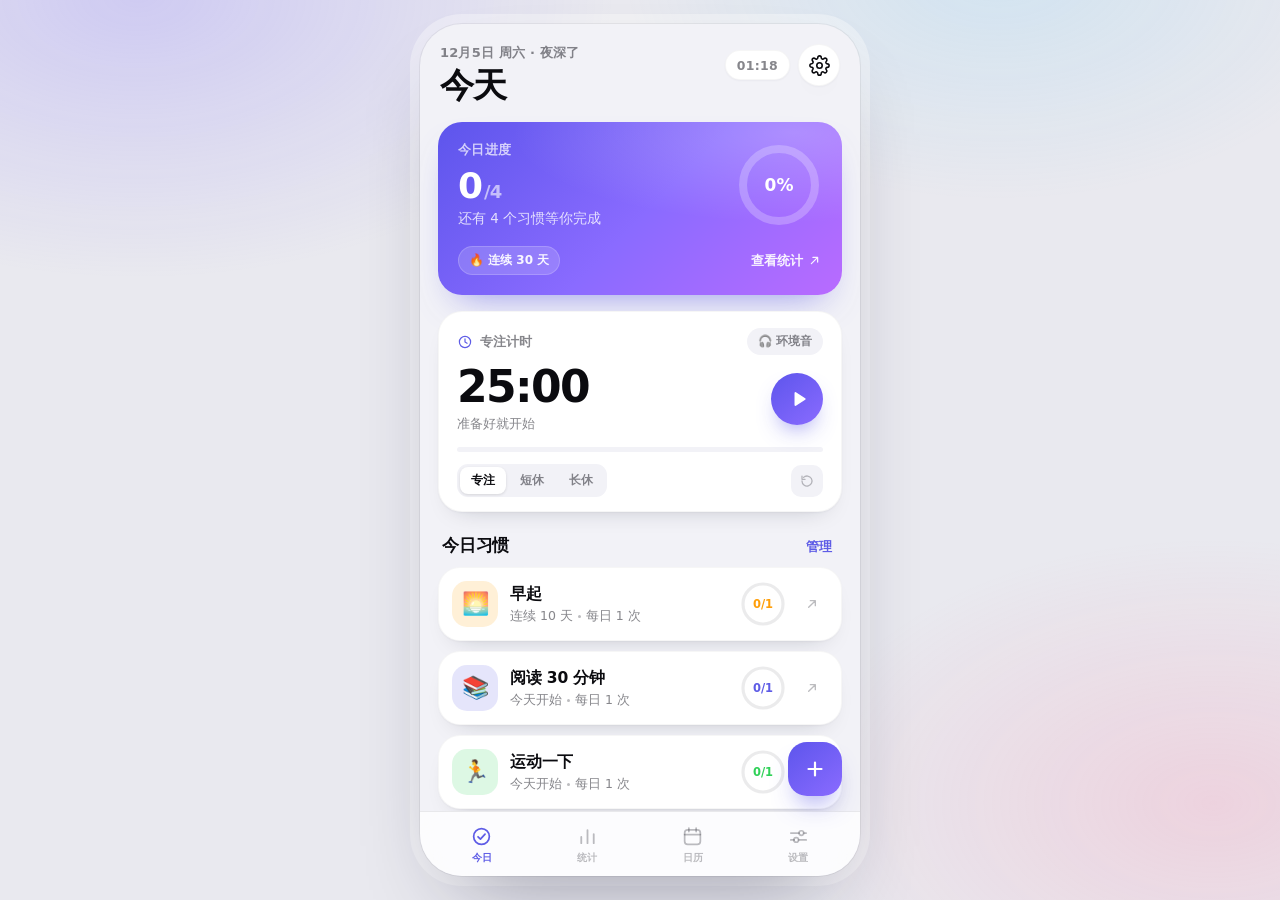
<file: index.html>
<!doctype html>
<html lang="zh-CN" data-theme="light">
<head>
<meta charset="utf-8" />
<meta name="viewport" content="width=device-width, initial-scale=1, viewport-fit=cover" />
<meta name="apple-mobile-web-app-capable" content="yes" />
<meta name="apple-mobile-web-app-status-bar-style" content="default" />
<meta name="theme-color" content="#F2F2F7" />
<meta name="description" content="小步 · 一个界面就能完成的习惯追踪" />
<title>小步 · 习惯追踪</title>
<link rel="manifest" href="manifest.webmanifest" />
<link rel="icon" href="icon.svg" type="image/svg+xml" />
<link rel="apple-touch-icon" href="icon.svg" />
<link rel="stylesheet" href="styles.css" />
</head>
<body>
  <div class="app" id="app">
    <main class="scroll" id="view" tabindex="-1"></main>

    <button class="fab" id="fab" type="button" aria-label="新建习惯">
      <svg viewBox="0 0 24 24" fill="none" stroke="currentColor" stroke-width="2.2" stroke-linecap="round">
        <path d="M12 5.5v13M5.5 12h13" />
      </svg>
    </button>

    <nav class="tabbar" id="tabbar" aria-label="主导航">
      <button class="tab is-active" type="button" data-view="today" aria-current="page">
        <svg viewBox="0 0 24 24" fill="none" stroke="currentColor" stroke-width="1.8" stroke-linecap="round" stroke-linejoin="round">
          <circle cx="12" cy="12" r="8.2" />
          <path d="M8.4 12.3l2.5 2.5 4.8-5.2" />
        </svg>
        <span>今日</span>
      </button>
      <button class="tab" type="button" data-view="stats">
        <svg viewBox="0 0 24 24" fill="none" stroke="currentColor" stroke-width="1.9" stroke-linecap="round">
          <path d="M5.5 19v-6.5M12 19V5.5M18.5 19v-9.5" />
        </svg>
        <span>统计</span>
      </button>
      <button class="tab" type="button" data-view="calendar">
        <svg viewBox="0 0 24 24" fill="none" stroke="currentColor" stroke-width="1.8" stroke-linecap="round" stroke-linejoin="round">
          <rect x="3.8" y="5.2" width="16.4" height="15" rx="3.2" />
          <path d="M8.2 3.2v3.6M15.8 3.2v3.6M3.8 10h16.4" />
        </svg>
        <span>日历</span>
      </button>
      <button class="tab" type="button" data-view="settings">
        <svg viewBox="0 0 24 24" fill="none" stroke="currentColor" stroke-width="1.8" stroke-linecap="round">
          <path d="M4 8.4h8.6M17.6 8.4H20M4 15.6h3.4M12.4 15.6H20" />
          <circle cx="15" cy="8.4" r="2.4" />
          <circle cx="9.6" cy="15.6" r="2.4" />
        </svg>
        <span>设置</span>
      </button>
    </nav>
  </div>

  <div class="sheet-root" id="sheetRoot"></div>
  <div class="toast" id="toast" role="status" aria-live="polite"></div>

  <script src="app.js"></script>
</body>
</html>
</file>
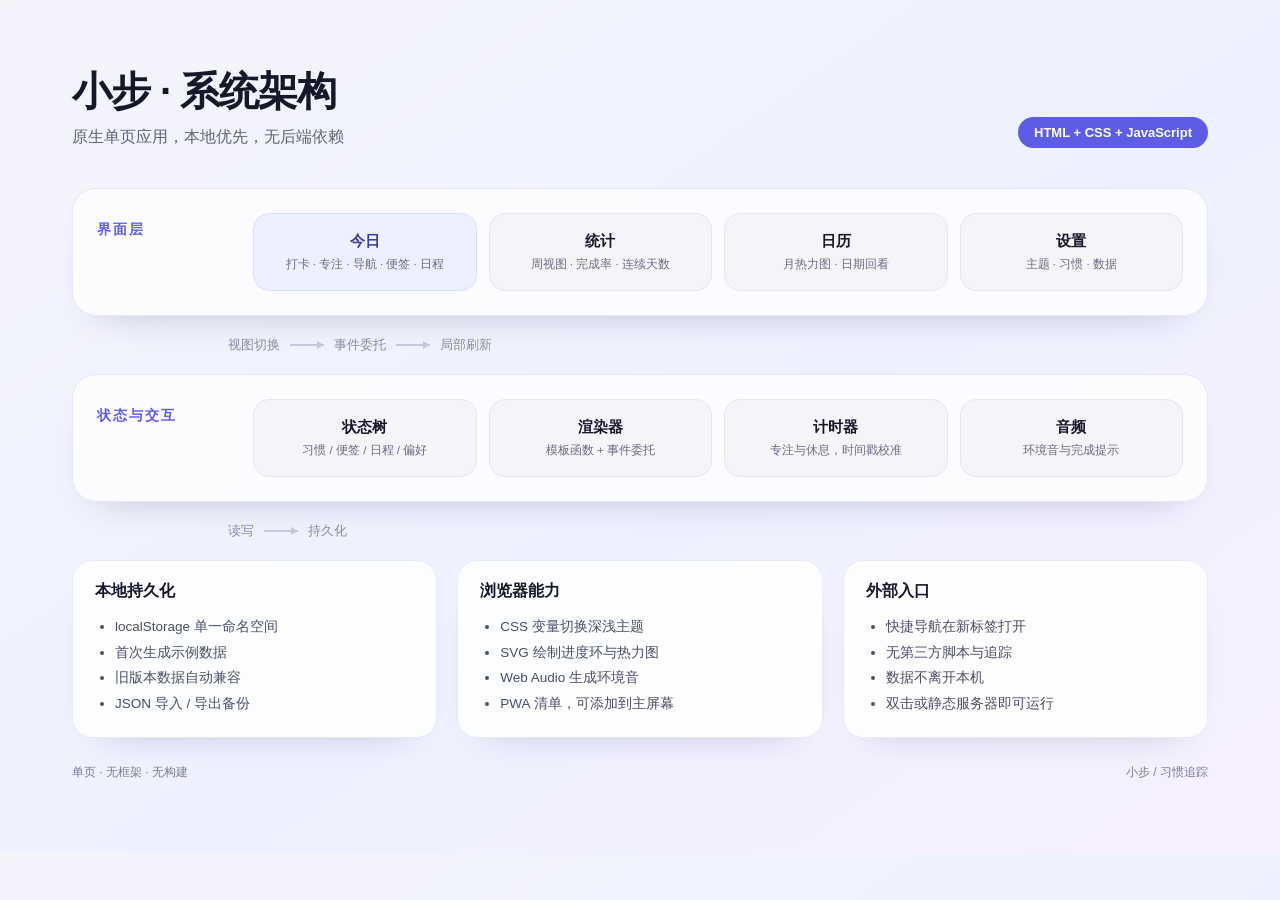
<file: docs/architecture.html>
<!doctype html>
<html lang="zh-CN">
<head>
<meta charset="utf-8" />
<title>小步 · 系统架构</title>
<style>
  * { box-sizing: border-box; }
  body {
    margin: 0;
    padding: 64px 72px 72px;
    width: 1280px;
    background: linear-gradient(145deg, #f4f4fb 0%, #eef1ff 55%, #f7f0ff 100%);
    color: #17172a;
    font-family: "Microsoft YaHei", "PingFang SC", "Segoe UI", sans-serif;
  }
  .head { display: flex; align-items: flex-end; justify-content: space-between; margin-bottom: 40px; }
  h1 { margin: 0; font-size: 40px; letter-spacing: -1px; }
  .sub { margin: 8px 0 0; font-size: 16px; color: #62627a; }
  .badge { padding: 8px 16px; border-radius: 999px; background: #5e5ce6; color: #fff; font-size: 13px; font-weight: 600; }
  .layer {
    display: flex;
    gap: 24px;
    padding: 24px;
    margin-bottom: 20px;
    border-radius: 24px;
    background: rgba(255, 255, 255, 0.76);
    border: 1px solid rgba(94, 92, 230, 0.14);
    box-shadow: 0 18px 40px -30px rgba(30, 30, 80, 0.4);
  }
  .label {
    flex: none;
    width: 132px;
    font-size: 14px;
    font-weight: 700;
    color: #5e5ce6;
    letter-spacing: 2px;
    padding-top: 8px;
  }
  .boxes { display: flex; flex: 1; gap: 12px; flex-wrap: wrap; }
  .box {
    flex: 1;
    min-width: 120px;
    padding: 18px 16px;
    border-radius: 16px;
    background: #f4f4f9;
    border: 1px solid #e6e6f2;
    font-size: 15px;
    font-weight: 600;
    text-align: center;
  }
  .box small { display: block; margin-top: 6px; font-size: 11.5px; font-weight: 400; color: #6b6b83; }
  .box.accent { background: #eef0ff; border-color: #d9ddff; color: #3b3a9e; }
  .flow { display: flex; align-items: center; gap: 10px; margin: 2px 0 20px; padding-left: 156px; color: #8a8aa3; font-size: 13px; }
  .flow i { display: block; width: 34px; height: 2px; background: #c7c7dd; position: relative; }
  .flow i::after {
    content: "";
    position: absolute;
    right: 0; top: -3px;
    border-left: 7px solid #c7c7dd;
    border-top: 4px solid transparent;
    border-bottom: 4px solid transparent;
  }
  .cols { display: flex; gap: 20px; }
  .col { flex: 1; }
  .card {
    padding: 20px 22px;
    border-radius: 20px;
    background: rgba(255, 255, 255, 0.82);
    border: 1px solid rgba(94, 92, 230, 0.12);
    box-shadow: 0 18px 40px -34px rgba(30, 30, 80, 0.45);
    height: 100%;
  }
  .card h2 { margin: 0 0 12px; font-size: 16px; }
  .card ul { margin: 0; padding-left: 20px; font-size: 13.5px; line-height: 1.9; color: #4d4d66; }
  .foot { margin-top: 26px; display: flex; justify-content: space-between; font-size: 12px; color: #7b7b95; }
</style>
</head>
<body>
  <div class="head">
    <div>
      <h1>小步 · 系统架构</h1>
      <p class="sub">原生单页应用，本地优先，无后端依赖</p>
    </div>
    <span class="badge">HTML + CSS + JavaScript</span>
  </div>

  <div class="layer">
    <div class="label">界面层</div>
    <div class="boxes">
      <div class="box accent">今日<small>打卡 · 专注 · 导航 · 便签 · 日程</small></div>
      <div class="box">统计<small>周视图 · 完成率 · 连续天数</small></div>
      <div class="box">日历<small>月热力图 · 日期回看</small></div>
      <div class="box">设置<small>主题 · 习惯 · 数据</small></div>
    </div>
  </div>

  <div class="flow"><span>视图切换</span><i></i><span>事件委托</span><i></i><span>局部刷新</span></div>

  <div class="layer">
    <div class="label">状态与交互</div>
    <div class="boxes">
      <div class="box">状态树<small>习惯 / 便签 / 日程 / 偏好</small></div>
      <div class="box">渲染器<small>模板函数 + 事件委托</small></div>
      <div class="box">计时器<small>专注与休息，时间戳校准</small></div>
      <div class="box">音频<small>环境音与完成提示</small></div>
    </div>
  </div>

  <div class="flow"><span>读写</span><i></i><span>持久化</span></div>

  <div class="cols">
    <div class="col">
      <div class="card">
        <h2>本地持久化</h2>
        <ul>
          <li>localStorage 单一命名空间</li>
          <li>首次生成示例数据</li>
          <li>旧版本数据自动兼容</li>
          <li>JSON 导入 / 导出备份</li>
        </ul>
      </div>
    </div>
    <div class="col">
      <div class="card">
        <h2>浏览器能力</h2>
        <ul>
          <li>CSS 变量切换深浅主题</li>
          <li>SVG 绘制进度环与热力图</li>
          <li>Web Audio 生成环境音</li>
          <li>PWA 清单，可添加到主屏幕</li>
        </ul>
      </div>
    </div>
    <div class="col">
      <div class="card">
        <h2>外部入口</h2>
        <ul>
          <li>快捷导航在新标签打开</li>
          <li>无第三方脚本与追踪</li>
          <li>数据不离开本机</li>
          <li>双击或静态服务器即可运行</li>
        </ul>
      </div>
    </div>
  </div>

  <div class="foot">
    <span>单页 · 无框架 · 无构建</span>
    <span>小步 / 习惯追踪</span>
  </div>
</body>
</html>
</file>
<file: styles.css>
:root {
  color-scheme: light;
  --page: #e9e9ef;
  --bg: #f2f2f7;
  --elev: #ffffff;
  --text: #0b0b0f;
  --text2: rgba(60, 60, 67, 0.62);
  --text3: rgba(60, 60, 67, 0.34);
  --sep: rgba(60, 60, 67, 0.1);
  --accent: #5e5ce6;
  --accent2: #8e7cff;
  --shadow: 0 1px 2px rgba(16, 24, 40, 0.04), 0 12px 26px -18px rgba(16, 24, 40, 0.28);
  --card-line: rgba(0, 0, 0, 0.035);
  --field: #f2f2f7;
  --tab: rgba(255, 255, 255, 0.76);
  --hero1: #5d55ec;
  --hero2: #8a6bff;
  --hero3: #b96bff;
}

[data-theme="dark"] {
  color-scheme: dark;
  --page: #08080b;
  --bg: #000000;
  --elev: #1c1c1e;
  --text: #f5f5f7;
  --text2: rgba(235, 235, 245, 0.6);
  --text3: rgba(235, 235, 245, 0.32);
  --sep: rgba(235, 235, 245, 0.13);
  --shadow: 0 1px 0 rgba(255, 255, 255, 0.04) inset, 0 14px 34px -24px rgba(0, 0, 0, 0.9);
  --card-line: rgba(255, 255, 255, 0.06);
  --field: #2c2c2e;
  --tab: rgba(28, 28, 30, 0.72);
}

* {
  box-sizing: border-box;
  -webkit-tap-highlight-color: transparent;
}

html,
body {
  height: 100%;
}

body {
  margin: 0;
  background: var(--page);
  color: var(--text);
  font-family: -apple-system, BlinkMacSystemFont, "SF Pro Text", "PingFang SC",
    "Helvetica Neue", system-ui, "Segoe UI", "Microsoft YaHei", sans-serif;
  -webkit-font-smoothing: antialiased;
  overscroll-behavior: none;
}

body::before {
  content: "";
  position: fixed;
  inset: -20%;
  z-index: 0;
  pointer-events: none;
  background:
    radial-gradient(38% 32% at 22% 14%, rgba(124, 108, 255, 0.24), transparent 70%),
    radial-gradient(34% 30% at 82% 78%, rgba(255, 122, 158, 0.2), transparent 70%),
    radial-gradient(30% 26% at 70% 12%, rgba(90, 200, 250, 0.16), transparent 70%);
}

button,
input {
  font-family: inherit;
  color: inherit;
}

button {
  border: 0;
  background: none;
  cursor: pointer;
}

.app {
  position: relative;
  z-index: 1;
  display: flex;
  flex-direction: column;
  width: 100%;
  max-width: 440px;
  height: 100dvh;
  margin: 0 auto;
  background: var(--bg);
  overflow: hidden;
}

.scroll {
  flex: 1;
  overflow-x: hidden;
  overflow-y: auto;
  padding: max(14px, env(safe-area-inset-top)) 18px 132px;
  scrollbar-width: none;
  -webkit-overflow-scrolling: touch;
}

.scroll::-webkit-scrollbar {
  display: none;
}

.page-head {
  display: flex;
  align-items: flex-start;
  justify-content: space-between;
  gap: 12px;
  margin: 6px 2px 18px;
}

.eyebrow {
  font-size: 13px;
  font-weight: 600;
  letter-spacing: 0.2px;
  color: var(--text2);
}

.page-head h1 {
  margin: 4px 0 0;
  font-size: 34px;
  line-height: 1.12;
  font-weight: 760;
  letter-spacing: -1px;
}

.icon-btn {
  display: grid;
  place-items: center;
  width: 42px;
  height: 42px;
  border-radius: 50%;
  color: var(--text);
  background: var(--elev);
  box-shadow: var(--shadow);
  border: 1px solid var(--card-line);
  transition: transform 0.18s ease;
}

.icon-btn:active {
  transform: scale(0.94);
}

.icon-btn svg {
  width: 21px;
  height: 21px;
}

.card {
  position: relative;
  background: var(--elev);
  border: 1px solid var(--card-line);
  border-radius: 24px;
  padding: 18px;
  box-shadow: var(--shadow);
}

@keyframes rise {
  from {
    opacity: 0;
    transform: translateY(12px);
  }
  to {
    opacity: 1;
    transform: none;
  }
}

.stagger > * {
  animation-name: rise;
  animation-duration: 0.5s;
  animation-timing-function: cubic-bezier(0.22, 0.8, 0.3, 1);
  animation-fill-mode: both;
}

.stagger > *:nth-child(1) { animation-delay: 0.02s; }
.stagger > *:nth-child(2) { animation-delay: 0.06s; }
.stagger > *:nth-child(3) { animation-delay: 0.1s; }
.stagger > *:nth-child(4) { animation-delay: 0.14s; }
.stagger > *:nth-child(5) { animation-delay: 0.18s; }
.stagger > *:nth-child(6) { animation-delay: 0.22s; }
.stagger > *:nth-child(7) { animation-delay: 0.26s; }

.hero {
  margin-bottom: 16px;
  padding: 20px;
  border: 0;
  color: #fff;
  background: linear-gradient(135deg, var(--hero1) 0%, var(--hero2) 52%, var(--hero3) 100%);
  box-shadow: 0 18px 36px -20px rgba(94, 92, 230, 0.7);
}

.hero::after {
  content: "";
  position: absolute;
  inset: 0;
  border-radius: inherit;
  background: radial-gradient(120% 90% at 88% 6%, rgba(255, 255, 255, 0.24), transparent 58%);
  pointer-events: none;
}

.hero-top {
  position: relative;
  z-index: 1;
  display: flex;
  align-items: center;
  justify-content: space-between;
  gap: 14px;
}

.hero-label {
  font-size: 12.5px;
  font-weight: 600;
  letter-spacing: 0.4px;
  color: rgba(255, 255, 255, 0.72);
}

.hero-big {
  display: flex;
  align-items: baseline;
  gap: 2px;
  margin-top: 6px;
  font-size: 36px;
  font-weight: 720;
  letter-spacing: -1px;
  font-variant-numeric: tabular-nums;
}

.hero-big span {
  font-size: 18px;
  font-weight: 600;
  color: rgba(255, 255, 255, 0.6);
}

.hero-sub {
  margin-top: 4px;
  font-size: 13.5px;
  color: rgba(255, 255, 255, 0.8);
}

.hero-ring {
  position: relative;
  flex: none;
  width: 86px;
  height: 86px;
}

.hero-ring svg {
  width: 86px;
  height: 86px;
  transform: rotate(-90deg);
}

.hero-ring circle {
  fill: none;
  stroke-width: 8;
  stroke-linecap: round;
}

.hero-ring .track {
  stroke: rgba(255, 255, 255, 0.24);
}

.hero-ring .progress {
  stroke: #ffffff;
  transition: stroke-dashoffset 0.7s cubic-bezier(0.2, 0.8, 0.2, 1);
}

.hero-ring .pct {
  position: absolute;
  inset: 0;
  display: grid;
  place-items: center;
  font-size: 17px;
  font-weight: 700;
  font-variant-numeric: tabular-nums;
}

.hero-foot {
  position: relative;
  z-index: 1;
  display: flex;
  align-items: center;
  justify-content: space-between;
  gap: 10px;
  margin-top: 18px;
}

.pill {
  padding: 5px 10px;
  border-radius: 999px;
  font-size: 12px;
  font-weight: 600;
  color: rgba(255, 255, 255, 0.94);
  background: rgba(255, 255, 255, 0.16);
  border: 1px solid rgba(255, 255, 255, 0.18);
}

.hero-link {
  display: inline-flex;
  align-items: center;
  gap: 4px;
  padding: 4px 0;
  font-size: 13px;
  font-weight: 600;
  color: rgba(255, 255, 255, 0.92);
}

.hero-link svg {
  width: 15px;
  height: 15px;
}

.section-head {
  display: flex;
  align-items: baseline;
  justify-content: space-between;
  margin: 22px 4px 10px;
}

.section-head h2 {
  margin: 0;
  font-size: 17px;
  font-weight: 700;
  letter-spacing: -0.2px;
}

.section-head .link {
  font-size: 13px;
  font-weight: 600;
  color: var(--accent);
}

.habit-list {
  display: flex;
  flex-direction: column;
  gap: 10px;
}

.habit {
  display: flex;
  align-items: center;
  gap: 12px;
  padding: 13px 14px 13px 13px;
  border-radius: 22px;
}

.habit-ico {
  display: grid;
  place-items: center;
  flex: none;
  width: 46px;
  height: 46px;
  border-radius: 15px;
  font-size: 22px;
  line-height: 1;
  background: var(--tint);
}

.habit-main {
  flex: 1;
  min-width: 0;
}

.habit-name {
  font-size: 15.5px;
  font-weight: 650;
  letter-spacing: -0.2px;
  white-space: nowrap;
  overflow: hidden;
  text-overflow: ellipsis;
}

.habit-meta {
  display: flex;
  align-items: center;
  gap: 5px;
  margin-top: 3px;
  font-size: 12.5px;
  color: var(--text2);
}

.dot {
  width: 3px;
  height: 3px;
  border-radius: 50%;
  background: var(--text3);
}

.check {
  position: relative;
  display: grid;
  place-items: center;
  flex: none;
  width: 44px;
  height: 44px;
  border-radius: 50%;
  color: var(--c, var(--accent));
  transition: transform 0.18s ease, background 0.25s ease, box-shadow 0.25s ease;
}

.check:active {
  transform: scale(0.9);
}

.check svg.ring {
  position: absolute;
  inset: 0;
  width: 44px;
  height: 44px;
  transform: rotate(-90deg);
}

.check circle {
  fill: none;
  stroke-width: 3.2;
}

.check .track {
  stroke: var(--sep);
}

.check .fg {
  stroke: var(--c, var(--accent));
  stroke-linecap: round;
  transition: stroke-dashoffset 0.5s cubic-bezier(0.2, 0.8, 0.2, 1);
}

.check .num {
  position: relative;
  font-size: 11.5px;
  font-weight: 700;
  font-variant-numeric: tabular-nums;
}

.check .tick {
  position: relative;
  display: none;
  width: 22px;
  height: 22px;
}

.check.is-done {
  background: var(--c, var(--accent));
  box-shadow: 0 10px 20px -12px var(--c, var(--accent));
}

.check.is-done .track,
.check.is-done .num {
  display: none;
}

.check.is-done .fg {
  stroke: transparent;
}

.check.is-done .tick {
  display: block;
  color: #fff;
}

.check.pop {
  animation: pop 0.42s cubic-bezier(0.3, 1.6, 0.4, 1);
}

@keyframes pop {
  0% { transform: scale(1); }
  35% { transform: scale(0.82); }
  70% { transform: scale(1.12); }
  100% { transform: scale(1); }
}

.more {
  display: grid;
  place-items: center;
  flex: none;
  width: 30px;
  height: 30px;
  border-radius: 50%;
  color: var(--text3);
  transition: background 0.2s ease, color 0.2s ease;
}

.more:hover {
  background: var(--field);
  color: var(--text2);
}

.more svg {
  width: 16px;
  height: 16px;
}

.empty {
  padding: 26px 20px;
  text-align: center;
}

.empty .big {
  font-size: 32px;
  margin-bottom: 8px;
}

.empty h3 {
  margin: 0 0 4px;
  font-size: 16px;
  font-weight: 700;
}

.empty p {
  margin: 0 0 16px;
  font-size: 13px;
  line-height: 1.5;
  color: var(--text2);
}

.quick-grid {
  display: grid;
  grid-template-columns: 1fr 1fr;
  gap: 10px;
}

.quick {
  display: flex;
  flex-direction: column;
  align-items: flex-start;
  gap: 3px;
  padding: 15px 15px 14px;
  text-align: left;
  background: var(--elev);
  border: 1px solid var(--card-line);
  border-radius: 22px;
  box-shadow: var(--shadow);
  transition: transform 0.18s ease;
}

.quick:active {
  transform: scale(0.97);
}

.quick-ico {
  display: grid;
  place-items: center;
  width: 32px;
  height: 32px;
  margin-bottom: 6px;
  border-radius: 11px;
  font-size: 16px;
  background: var(--tint, var(--field));
}

.quick-t {
  display: flex;
  align-items: center;
  gap: 4px;
  font-size: 14px;
  font-weight: 650;
}

.quick-t svg {
  width: 13px;
  height: 13px;
  color: var(--text3);
}

.quick-s {
  font-size: 11.5px;
  color: var(--text2);
}

.quote {
  display: flex;
  gap: 12px;
  margin-top: 16px;
  padding: 16px 18px;
  border-radius: 20px;
  background: var(--field);
  border: 1px solid transparent;
}

[data-theme="light"] .quote {
  background: rgba(255, 255, 255, 0.5);
  border-color: rgba(255, 255, 255, 0.7);
}

.quote .mark {
  font-size: 20px;
  line-height: 1;
  color: var(--accent);
}

.quote p {
  margin: 0;
  font-size: 13px;
  line-height: 1.55;
  color: var(--text2);
}

.quote p b {
  color: var(--text);
  font-weight: 600;
}

.card-title {
  font-size: 15px;
  font-weight: 700;
  letter-spacing: -0.2px;
}

.card-sub {
  font-size: 12px;
  color: var(--text2);
}

.card-head {
  display: flex;
  align-items: baseline;
  justify-content: space-between;
  gap: 10px;
  margin-bottom: 14px;
}

.bars {
  display: grid;
  grid-template-columns: repeat(7, 1fr);
  gap: 8px;
  height: 132px;
}

.bar-col {
  display: flex;
  flex-direction: column;
  align-items: center;
  gap: 7px;
  height: 100%;
}

.bar-track {
  position: relative;
  flex: 1;
  width: 100%;
  max-width: 26px;
  border-radius: 9px;
  background: var(--field);
  overflow: hidden;
}

.bar {
  position: absolute;
  bottom: 0;
  left: 0;
  right: 0;
  min-height: 4px;
  border-radius: 9px;
  background: linear-gradient(180deg, var(--accent2), var(--accent));
  transition: height 0.6s cubic-bezier(0.2, 0.8, 0.2, 1);
}

.bar-col.is-empty .bar {
  background: var(--sep);
}

.bar-col .wd {
  font-size: 11px;
  color: var(--text3);
  font-weight: 500;
}

.bar-col.today .wd {
  color: var(--accent);
  font-weight: 700;
}

.bar-col.today .bar {
  background: linear-gradient(180deg, #ffb457, #ff8a3c);
}

.stat-grid {
  display: grid;
  grid-template-columns: repeat(3, 1fr);
  gap: 10px;
  margin-top: 12px;
}

.stat {
  padding: 15px 12px;
  border-radius: 20px;
  background: var(--elev);
  border: 1px solid var(--card-line);
  box-shadow: var(--shadow);
}

.stat .v {
  font-size: 22px;
  font-weight: 720;
  letter-spacing: -0.6px;
  font-variant-numeric: tabular-nums;
}

.stat .v small {
  font-size: 12px;
  font-weight: 600;
  color: var(--text3);
  margin-left: 1px;
}

.stat .k {
  margin-top: 3px;
  font-size: 11.5px;
  color: var(--text2);
}

.perf-list {
  display: flex;
  flex-direction: column;
  gap: 16px;
  margin-top: 16px;
}

.perf {
  display: grid;
  grid-template-columns: 34px 1fr auto;
  align-items: center;
  gap: 10px;
}

.perf-ico {
  display: grid;
  place-items: center;
  width: 34px;
  height: 34px;
  border-radius: 11px;
  font-size: 17px;
  background: var(--tint, var(--field));
}

.perf-name {
  font-size: 13.5px;
  font-weight: 600;
}

.perf-track {
  margin-top: 6px;
  height: 6px;
  border-radius: 999px;
  background: var(--field);
  overflow: hidden;
}

.perf-bar {
  height: 100%;
  border-radius: 999px;
  background: var(--c, var(--accent));
}

.perf-val {
  font-size: 13px;
  font-weight: 700;
  font-variant-numeric: tabular-nums;
  color: var(--text2);
}

.mt-12 { margin-top: 12px; }
.mt-16 { margin-top: 16px; }

.cal-head {
  display: flex;
  align-items: center;
  gap: 6px;
  padding: 4px;
  border-radius: 12px;
  background: var(--field);
}

.cal-head button {
  display: grid;
  place-items: center;
  width: 30px;
  height: 30px;
  border-radius: 9px;
  color: var(--text2);
  transition: background 0.2s ease;
}

.cal-head button:hover {
  background: var(--elev);
}

.cal-head svg {
  width: 16px;
  height: 16px;
}

.cal-month {
  min-width: 74px;
  text-align: center;
  font-size: 13px;
  font-weight: 650;
}

.weekdays {
  display: grid;
  grid-template-columns: repeat(7, 1fr);
  gap: 6px;
  margin-bottom: 7px;
  font-size: 11px;
  color: var(--text3);
  text-align: center;
}

.cal-grid {
  display: grid;
  grid-template-columns: repeat(7, 1fr);
  gap: 6px;
}

.cal-cell {
  position: relative;
  aspect-ratio: 1;
  display: grid;
  place-items: center;
  border-radius: 11px;
  border: 1px solid transparent;
  background: var(--field);
  font-size: 12.5px;
  color: var(--text2);
  transition: transform 0.15s ease;
}

.cal-cell:active {
  transform: scale(0.92);
}

.cal-cell.blank {
  background: transparent;
  pointer-events: none;
}

.cal-cell .fill {
  position: absolute;
  inset: 0;
  border-radius: inherit;
  background: var(--accent);
  opacity: var(--i, 0);
}

.cal-cell .d {
  position: relative;
}

.cal-cell.today {
  border-color: var(--accent);
  box-shadow: 0 0 0 1px var(--accent) inset;
  font-weight: 700;
  color: var(--text);
}

.cal-cell.today .d {
  color: var(--accent);
}

.cal-cell .d.deep {
  color: #fff;
}

.cal-cell.is-sel {
  outline: 2px solid var(--accent);
  outline-offset: 2px;
}

.cal-cell.is-sel.today {
  outline-offset: 1px;
}

.legend {
  display: flex;
  align-items: center;
  justify-content: flex-end;
  gap: 5px;
  margin-top: 12px;
  font-size: 10.5px;
  color: var(--text3);
}

.legend i {
  width: 11px;
  height: 11px;
  border-radius: 4px;
  background: var(--accent);
}

.day-title {
  display: flex;
  align-items: baseline;
  justify-content: space-between;
  gap: 10px;
  margin-bottom: 12px;
}

.day-title h3 {
  margin: 0;
  font-size: 15px;
  font-weight: 700;
}

.day-title span {
  font-size: 12px;
  color: var(--text2);
}

.day-row {
  display: flex;
  align-items: center;
  gap: 10px;
  padding: 8px 0;
  border-top: 1px solid var(--sep);
}

.day-row:first-of-type {
  border-top: 0;
}

.day-row .ico {
  display: grid;
  place-items: center;
  width: 30px;
  height: 30px;
  border-radius: 10px;
  font-size: 15px;
  background: var(--tint);
}

.day-row .nm {
  flex: 1;
  font-size: 13.5px;
  font-weight: 550;
}

.day-row .st {
  font-size: 12px;
  font-weight: 650;
  color: var(--text3);
}

.day-row .st.ok {
  color: var(--c, var(--accent));
}

.day-empty {
  padding: 14px 0 6px;
  font-size: 13px;
  color: var(--text2);
  text-align: center;
}

.group-card {
  padding: 4px 18px;
}

.group-label {
  padding: 14px 2px 6px;
  font-size: 12px;
  font-weight: 600;
  letter-spacing: 0.2px;
  color: var(--text2);
}

.row {
  display: flex;
  align-items: center;
  gap: 12px;
  width: 100%;
  padding: 13px 0;
  text-align: left;
  border-top: 1px solid var(--sep);
}

.row:first-of-type,
.group-label + .row {
  border-top: 0;
}

.row-ico {
  display: grid;
  place-items: center;
  flex: none;
  width: 34px;
  height: 34px;
  border-radius: 11px;
  background: var(--tint, var(--field));
  font-size: 17px;
}

.row-ico svg {
  width: 18px;
  height: 18px;
  color: var(--text2);
}

.row-main {
  flex: 1;
  min-width: 0;
}

.row-title {
  font-size: 14.5px;
  font-weight: 570;
}

.row-sub {
  margin-top: 2px;
  font-size: 12px;
  color: var(--text2);
}

.row-val {
  font-size: 13px;
  color: var(--text3);
  font-variant-numeric: tabular-nums;
}

.row-chev {
  flex: none;
  width: 16px;
  height: 16px;
  color: var(--text3);
}

.row.danger .row-title {
  color: #ff453a;
}

.seg {
  display: flex;
  gap: 3px;
  padding: 3px;
  border-radius: 13px;
  background: var(--field);
}

.seg button {
  flex: 1;
  padding: 7px 8px;
  border-radius: 10px;
  font-size: 12.5px;
  font-weight: 600;
  color: var(--text2);
  transition: background 0.2s ease, color 0.2s ease;
}

.seg button.on {
  background: var(--elev);
  color: var(--text);
  box-shadow: 0 1px 3px rgba(0, 0, 0, 0.12);
}

[data-theme="dark"] .seg button.on {
  background: #48484a;
}

.about {
  margin: 22px 4px 0;
  text-align: center;
  font-size: 11.5px;
  line-height: 1.7;
  color: var(--text3);
}

.about strong {
  color: var(--text2);
}

.btn-primary {
  display: flex;
  align-items: center;
  justify-content: center;
  width: 100%;
  padding: 15px;
  margin-top: 20px;
  border-radius: 16px;
  font-size: 15px;
  font-weight: 650;
  color: #fff;
  background: linear-gradient(135deg, var(--hero1), var(--hero2));
  box-shadow: 0 14px 26px -14px rgba(94, 92, 230, 0.8);
  transition: transform 0.18s ease, filter 0.2s ease;
}

.btn-primary:active {
  transform: scale(0.98);
  filter: brightness(0.96);
}

.btn-ghost {
  display: flex;
  align-items: center;
  justify-content: center;
  width: 100%;
  padding: 13px;
  border-radius: 14px;
  font-size: 14px;
  font-weight: 600;
  color: var(--text2);
  background: var(--field);
}

.fab {
  position: absolute;
  right: 18px;
  bottom: calc(78px + env(safe-area-inset-bottom));
  z-index: 20;
  display: grid;
  place-items: center;
  width: 54px;
  height: 54px;
  border-radius: 19px;
  color: #fff;
  background: linear-gradient(140deg, var(--hero1), var(--hero2));
  box-shadow: 0 16px 28px -14px rgba(94, 92, 230, 0.9);
  transition: transform 0.2s cubic-bezier(0.3, 1.4, 0.4, 1);
}

.fab:active {
  transform: scale(0.92) rotate(90deg);
}

.fab svg {
  width: 24px;
  height: 24px;
}

.tabbar {
  position: relative;
  z-index: 10;
  display: flex;
  align-items: stretch;
  justify-content: space-around;
  gap: 2px;
  padding: 8px 10px calc(8px + env(safe-area-inset-bottom));
  background: var(--tab);
  backdrop-filter: blur(24px) saturate(180%);
  -webkit-backdrop-filter: blur(24px) saturate(180%);
  border-top: 1px solid var(--sep);
}

.tab {
  display: flex;
  flex-direction: column;
  align-items: center;
  gap: 3px;
  flex: 1;
  padding: 5px 0 3px;
  border-radius: 12px;
  font-size: 10px;
  font-weight: 600;
  letter-spacing: 0.1px;
  color: var(--text3);
  transition: color 0.2s ease;
}

.tab svg {
  width: 23px;
  height: 23px;
}

.tab.is-active {
  color: var(--accent);
}

.tab:active {
  opacity: 0.7;
}

.sheet-root {
  position: fixed;
  inset: 0;
  z-index: 60;
  pointer-events: none;
}

.sheet-root.open {
  pointer-events: auto;
}

.sheet-mask {
  position: absolute;
  inset: 0;
  background: rgba(0, 0, 0, 0.42);
  backdrop-filter: blur(3px);
  -webkit-backdrop-filter: blur(3px);
  opacity: 0;
  transition: opacity 0.3s ease;
}

.sheet-root.open .sheet-mask {
  opacity: 1;
}

.sheet {
  position: absolute;
  left: 50%;
  bottom: 0;
  display: flex;
  flex-direction: column;
  width: min(440px, 100%);
  max-height: 92dvh;
  padding: 8px 20px calc(20px + env(safe-area-inset-bottom));
  border-radius: 28px 28px 0 0;
  background: var(--elev);
  box-shadow: 0 -20px 60px -20px rgba(0, 0, 0, 0.4);
  transform: translate(-50%, 102%);
  transition: transform 0.4s cubic-bezier(0.22, 0.9, 0.25, 1);
  overflow-y: auto;
  scrollbar-width: none;
}

.sheet::-webkit-scrollbar {
  display: none;
}

.sheet-root.open .sheet {
  transform: translate(-50%, 0);
}

.grabber {
  width: 38px;
  height: 5px;
  margin: 2px auto 12px;
  border-radius: 999px;
  background: var(--sep);
}

.sheet-head {
  display: flex;
  align-items: center;
  justify-content: space-between;
  margin-bottom: 14px;
}

.sheet-head h2 {
  margin: 0;
  font-size: 20px;
  font-weight: 720;
  letter-spacing: -0.4px;
}

.sheet-close {
  padding: 6px 4px;
  font-size: 14px;
  font-weight: 600;
  color: var(--text2);
}

.field-label {
  display: block;
  margin: 14px 2px 7px;
  font-size: 12px;
  font-weight: 600;
  color: var(--text2);
}

.input {
  width: 100%;
  padding: 13px 14px;
  border-radius: 14px;
  border: 1px solid transparent;
  background: var(--field);
  color: var(--text);
  font-size: 15px;
  outline: none;
  transition: border-color 0.2s ease, background 0.2s ease;
}

.input:focus {
  border-color: var(--accent);
  background: var(--elev);
}

.input::placeholder {
  color: var(--text3);
}

.emoji-grid {
  display: grid;
  grid-template-columns: repeat(6, 1fr);
  gap: 8px;
}

.emoji {
  display: grid;
  place-items: center;
  aspect-ratio: 1;
  border-radius: 13px;
  font-size: 20px;
  background: var(--field);
  border: 2px solid transparent;
  transition: border-color 0.15s ease, transform 0.15s ease;
}

.emoji:active {
  transform: scale(0.9);
}

.emoji.on {
  border-color: var(--accent);
}

.color-row {
  display: flex;
  gap: 11px;
}

.color {
  position: relative;
  width: 34px;
  height: 34px;
  border-radius: 50%;
  border: 2px solid transparent;
  background: var(--sw);
  transition: transform 0.15s ease;
}

.color:active {
  transform: scale(0.9);
}

.color.on::after {
  content: "";
  position: absolute;
  inset: -5px;
  border-radius: 50%;
  border: 2px solid var(--sw);
}

.stepper {
  display: flex;
  align-items: center;
  justify-content: space-between;
  padding: 6px 8px;
  border-radius: 14px;
  background: var(--field);
}

.stepper button {
  display: grid;
  place-items: center;
  width: 38px;
  height: 38px;
  border-radius: 11px;
  font-size: 20px;
  font-weight: 500;
  color: var(--text);
  background: var(--elev);
  box-shadow: 0 1px 2px rgba(0, 0, 0, 0.08);
}

.stepper button:active {
  opacity: 0.7;
}

.stepper span {
  font-size: 16px;
  font-weight: 650;
  font-variant-numeric: tabular-nums;
}

.sheet-danger {
  margin-top: 14px;
}

.sheet-danger button {
  width: 100%;
  padding: 13px;
  border-radius: 14px;
  font-size: 14px;
  font-weight: 600;
  color: #ff453a;
  background: rgba(255, 69, 58, 0.1);
}

.head-tools {
  display: flex;
  align-items: center;
  gap: 8px;
}

.clock-pill {
  display: inline-flex;
  align-items: center;
  height: 30px;
  padding: 0 11px;
  border-radius: 999px;
  font-size: 12.5px;
  font-weight: 650;
  letter-spacing: 0.3px;
  color: var(--text2);
  background: var(--elev);
  border: 1px solid var(--card-line);
  box-shadow: var(--shadow);
  font-variant-numeric: tabular-nums;
}

.focus-card {
  margin-bottom: 4px;
  padding: 16px 18px 14px;
}

.focus-head {
  display: flex;
  align-items: center;
  justify-content: space-between;
  gap: 10px;
  margin-bottom: 10px;
}

.focus-title {
  display: flex;
  align-items: center;
  gap: 7px;
  font-size: 13px;
  font-weight: 650;
  color: var(--text2);
}

.focus-title svg {
  width: 16px;
  height: 16px;
  color: var(--accent);
}

.chip-btn {
  display: inline-flex;
  align-items: center;
  gap: 4px;
  padding: 5px 10px;
  border-radius: 999px;
  font-size: 11.5px;
  font-weight: 600;
  color: var(--text2);
  background: var(--field);
  border: 1px solid transparent;
  transition: color 0.2s ease, background 0.2s ease;
}

.chip-btn.on {
  color: var(--accent);
  background: rgba(94, 92, 230, 0.12);
  border-color: rgba(94, 92, 230, 0.22);
}

.focus-main {
  display: flex;
  align-items: center;
  justify-content: space-between;
  gap: 12px;
}

.focus-left {
  min-width: 0;
}

.focus-time {
  font-size: 44px;
  font-weight: 720;
  line-height: 1;
  letter-spacing: -1.6px;
  font-variant-numeric: tabular-nums;
}

.focus-hint {
  margin-top: 7px;
  font-size: 12.5px;
  color: var(--text2);
}

.focus-play {
  display: grid;
  place-items: center;
  flex: none;
  width: 52px;
  height: 52px;
  border-radius: 50%;
  color: #fff;
  background: linear-gradient(140deg, var(--hero1), var(--hero2));
  box-shadow: 0 12px 24px -12px rgba(94, 92, 230, 0.9);
  transition: transform 0.18s ease, background 0.25s ease;
}

.focus-play:active {
  transform: scale(0.92);
}

.focus-play svg {
  width: 22px;
  height: 22px;
  margin-left: 2px;
}

.focus-play.is-running {
  background: linear-gradient(140deg, #ffb04a, #ff8a3c);
  box-shadow: 0 12px 24px -12px rgba(255, 159, 10, 0.9);
}

.focus-play.is-running svg {
  margin-left: 0;
}

.focus-bar {
  height: 5px;
  margin: 14px 0 12px;
  border-radius: 999px;
  background: var(--field);
  overflow: hidden;
}

.focus-bar i {
  display: block;
  height: 100%;
  border-radius: inherit;
  background: linear-gradient(90deg, var(--hero1), var(--hero2));
  transition: width 0.4s linear;
}

.focus-foot {
  display: flex;
  align-items: center;
  justify-content: space-between;
  gap: 8px;
}

.focus-modes {
  display: flex;
  gap: 3px;
  padding: 3px;
  border-radius: 11px;
  background: var(--field);
}

.focus-mode {
  padding: 6px 11px;
  border-radius: 8px;
  font-size: 11.5px;
  font-weight: 600;
  color: var(--text2);
  transition: background 0.2s ease, color 0.2s ease;
}

.focus-mode.on {
  background: var(--elev);
  color: var(--text);
  box-shadow: 0 1px 3px rgba(0, 0, 0, 0.12);
}

[data-theme="dark"] .focus-mode.on {
  background: #48484a;
}

.focus-reset {
  display: grid;
  place-items: center;
  width: 32px;
  height: 32px;
  border-radius: 10px;
  color: var(--text3);
  background: var(--field);
}

.focus-reset svg {
  width: 16px;
  height: 16px;
}

.links-card,
.notes-card,
.schedule-card {
  margin: 14px 0;
}

.mini-link {
  font-size: 12px;
  font-weight: 650;
  color: var(--accent);
  padding: 2px 0;
}

.link-grid {
  display: grid;
  grid-template-columns: repeat(4, 1fr);
  gap: 8px;
}

.link-cell {
  position: relative;
  display: flex;
}

.link-cell .link-tile {
  flex: 1;
  width: 100%;
}

.link-tile {
  position: relative;
  display: flex;
  flex-direction: column;
  align-items: center;
  gap: 6px;
  padding: 12px 6px 10px;
  border-radius: 18px;
  background: var(--field);
  border: 1px solid transparent;
  text-decoration: none;
  transition: transform 0.18s ease, background 0.2s ease;
}

.link-tile:active {
  transform: scale(0.95);
}

.link-ico {
  display: grid;
  place-items: center;
  width: 38px;
  height: 38px;
  border-radius: 12px;
  font-size: 19px;
  line-height: 1;
  background: var(--tint, var(--elev));
}

.link-name {
  max-width: 100%;
  overflow: hidden;
  white-space: nowrap;
  text-overflow: ellipsis;
  font-size: 11px;
  font-weight: 600;
  color: var(--text2);
}

.link-del {
  position: absolute;
  top: -5px;
  right: -5px;
  display: grid;
  place-items: center;
  width: 20px;
  height: 20px;
  border-radius: 50%;
  color: #fff;
  background: #ff453a;
  box-shadow: 0 4px 10px -2px rgba(0, 0, 0, 0.35);
}

.link-del svg {
  width: 11px;
  height: 11px;
}

.link-tile.is-add .link-ico {
  background: transparent;
  border: 1.5px dashed var(--sep);
  color: var(--text3);
}

.link-tile.is-add svg {
  width: 18px;
  height: 18px;
}

.inline-form {
  display: flex;
  flex-direction: column;
  gap: 8px;
  margin-top: 12px;
  padding: 12px;
  border-radius: 16px;
  background: var(--field);
}

.inline-cols {
  display: flex;
  gap: 8px;
}

.inline-form .input.sm {
  flex: 1;
  min-width: 0;
  padding: 10px 12px;
  font-size: 13px;
  border-radius: 11px;
  background: var(--elev);
  border: 1px solid var(--sep);
}

.inline-form .input.sm:focus {
  border-color: var(--accent);
}

.inline-form .icon-input {
  flex: none;
  width: 58px;
  text-align: center;
}

.inline-form .time-input {
  flex: none;
  width: 108px;
}

.inline-actions {
  display: flex;
  justify-content: flex-end;
  gap: 8px;
}

.btn-text {
  padding: 8px 10px;
  font-size: 12.5px;
  font-weight: 600;
  color: var(--text2);
}

.btn-sm {
  padding: 9px 18px;
  border-radius: 10px;
  font-size: 12.5px;
  font-weight: 650;
  color: #fff;
  background: var(--accent);
  box-shadow: 0 8px 16px -10px rgba(94, 92, 230, 0.9);
}

.note-add {
  display: flex;
  align-items: center;
  gap: 8px;
  padding: 5px 5px 5px 8px;
  border-radius: 14px;
  background: var(--field);
}

.prio {
  flex: none;
  width: 34px;
  height: 28px;
  border-radius: 9px;
  font-size: 10.5px;
  font-weight: 700;
  color: #fff;
  background: #ff9f0a;
}

.prio.p1 {
  background: #ff453a;
}

.prio.p2 {
  background: #ff9f0a;
}

.prio.p3 {
  background: #8e8e93;
}

.note-input {
  flex: 1;
  min-width: 0;
  padding: 4px 0;
  border: 0;
  outline: none;
  background: transparent;
  font-size: 13.5px;
  color: var(--text);
}

.note-input::placeholder {
  color: var(--text3);
}

.note-submit {
  display: grid;
  place-items: center;
  flex: none;
  width: 34px;
  height: 34px;
  border-radius: 10px;
  color: var(--text);
  background: var(--elev);
  box-shadow: 0 1px 2px rgba(0, 0, 0, 0.1);
}

.note-submit svg {
  width: 17px;
  height: 17px;
}

.note-list {
  max-height: 236px;
  margin-top: 8px;
  overflow-y: auto;
  scrollbar-width: none;
}

.note-list::-webkit-scrollbar {
  display: none;
}

.note-item {
  display: flex;
  align-items: center;
  gap: 9px;
  padding: 9px 2px;
  border-top: 1px solid var(--sep);
}

.note-item:first-child {
  border-top: 0;
}

.note-check {
  display: grid;
  place-items: center;
  flex: none;
  width: 20px;
  height: 20px;
  padding: 0;
  border-radius: 50%;
  border: 1.8px solid var(--sep);
  color: #fff;
  background: transparent;
}

.note-item.is-done .note-check {
  background: var(--c, var(--accent));
  border-color: var(--c, var(--accent));
}

.note-check svg {
  width: 13px;
  height: 13px;
}

.note-text {
  flex: 1;
  min-width: 0;
  font-size: 13.5px;
  line-height: 1.45;
}

.note-item.is-done .note-text {
  color: var(--text3);
  text-decoration: line-through;
}

.prio-dot {
  flex: none;
  width: 5px;
  height: 5px;
  border-radius: 50%;
}

.note-del {
  display: grid;
  place-items: center;
  flex: none;
  width: 22px;
  height: 22px;
  padding: 0;
  color: var(--text3);
  opacity: 0.65;
}

.note-del svg {
  width: 10px;
  height: 10px;
}

.mini-empty {
  padding: 14px 0 4px;
  font-size: 12.5px;
  color: var(--text2);
  text-align: center;
}

.tl-item {
  display: flex;
  align-items: flex-start;
  gap: 10px;
  padding: 10px 0;
  border-top: 1px solid var(--sep);
}

.tl-item:first-child {
  border-top: 0;
}

.tl-dot {
  flex: none;
  width: 16px;
  height: 16px;
  margin-top: 2px;
  padding: 0;
  border-radius: 50%;
  border: 2px solid var(--accent);
  background: transparent;
  transition: background 0.2s ease;
}

.tl-item.is-done .tl-dot {
  background: var(--accent);
  box-shadow: inset 0 0 0 3px var(--elev);
}

.tl-body {
  display: flex;
  flex-direction: column;
  gap: 2px;
  flex: 1;
  min-width: 0;
}

.tl-time {
  font-size: 11px;
  font-weight: 700;
  letter-spacing: 0.2px;
  color: var(--accent);
  font-variant-numeric: tabular-nums;
}

.tl-title {
  font-size: 13.5px;
  font-weight: 550;
  line-height: 1.4;
}

.tl-item.is-done .tl-title {
  color: var(--text3);
  text-decoration: line-through;
}

.tl-del {
  display: grid;
  place-items: center;
  flex: none;
  width: 22px;
  height: 22px;
  padding: 0;
  color: var(--text3);
  opacity: 0.6;
}

.tl-del svg {
  width: 10px;
  height: 10px;
}

.toast {
  position: fixed;
  left: 50%;
  bottom: calc(96px + env(safe-area-inset-bottom));
  z-index: 70;
  max-width: 84vw;
  padding: 11px 18px;
  border-radius: 999px;
  font-size: 13px;
  font-weight: 550;
  color: #fff;
  background: rgba(28, 28, 30, 0.9);
  backdrop-filter: blur(12px);
  box-shadow: 0 12px 30px -12px rgba(0, 0, 0, 0.5);
  opacity: 0;
  transform: translate(-50%, 12px);
  transition: opacity 0.28s ease, transform 0.28s cubic-bezier(0.2, 0.9, 0.3, 1);
  pointer-events: none;
}

.toast.show {
  opacity: 1;
  transform: translate(-50%, 0);
}

@media (min-width: 640px) and (min-height: 700px) {
  body {
    display: flex;
    align-items: center;
    justify-content: center;
    height: 100dvh;
    overflow: hidden;
  }

  body::before {
    display: block;
  }

  .app {
    height: min(900px, calc(100dvh - 48px));
    border-radius: 42px;
    box-shadow:
      0 40px 90px -40px rgba(20, 20, 50, 0.45),
      0 0 0 1px rgba(0, 0, 0, 0.06),
      0 0 0 10px rgba(255, 255, 255, 0.35);
  }

  .fab {
    bottom: 80px;
  }

  .sheet {
    border-radius: 30px;
    bottom: 24px;
    max-height: min(760px, 88dvh);
    transform: translate(-50%, calc(100% + 60px));
  }

  .sheet-root.open .sheet {
    transform: translate(-50%, 0);
  }

  .toast {
    bottom: 40px;
  }
}

@media (max-width: 360px) {
  .scroll {
    padding-left: 14px;
    padding-right: 14px;
  }

  .hero-big {
    font-size: 32px;
  }

  .habit {
    gap: 10px;
  }

  .habit-ico {
    width: 42px;
    height: 42px;
    font-size: 20px;
  }
}

@media (prefers-reduced-motion: reduce) {
  *,
  *::before,
  *::after {
    animation-duration: 0.001ms !important;
    transition-duration: 0.001ms !important;
  }
}
</file>
